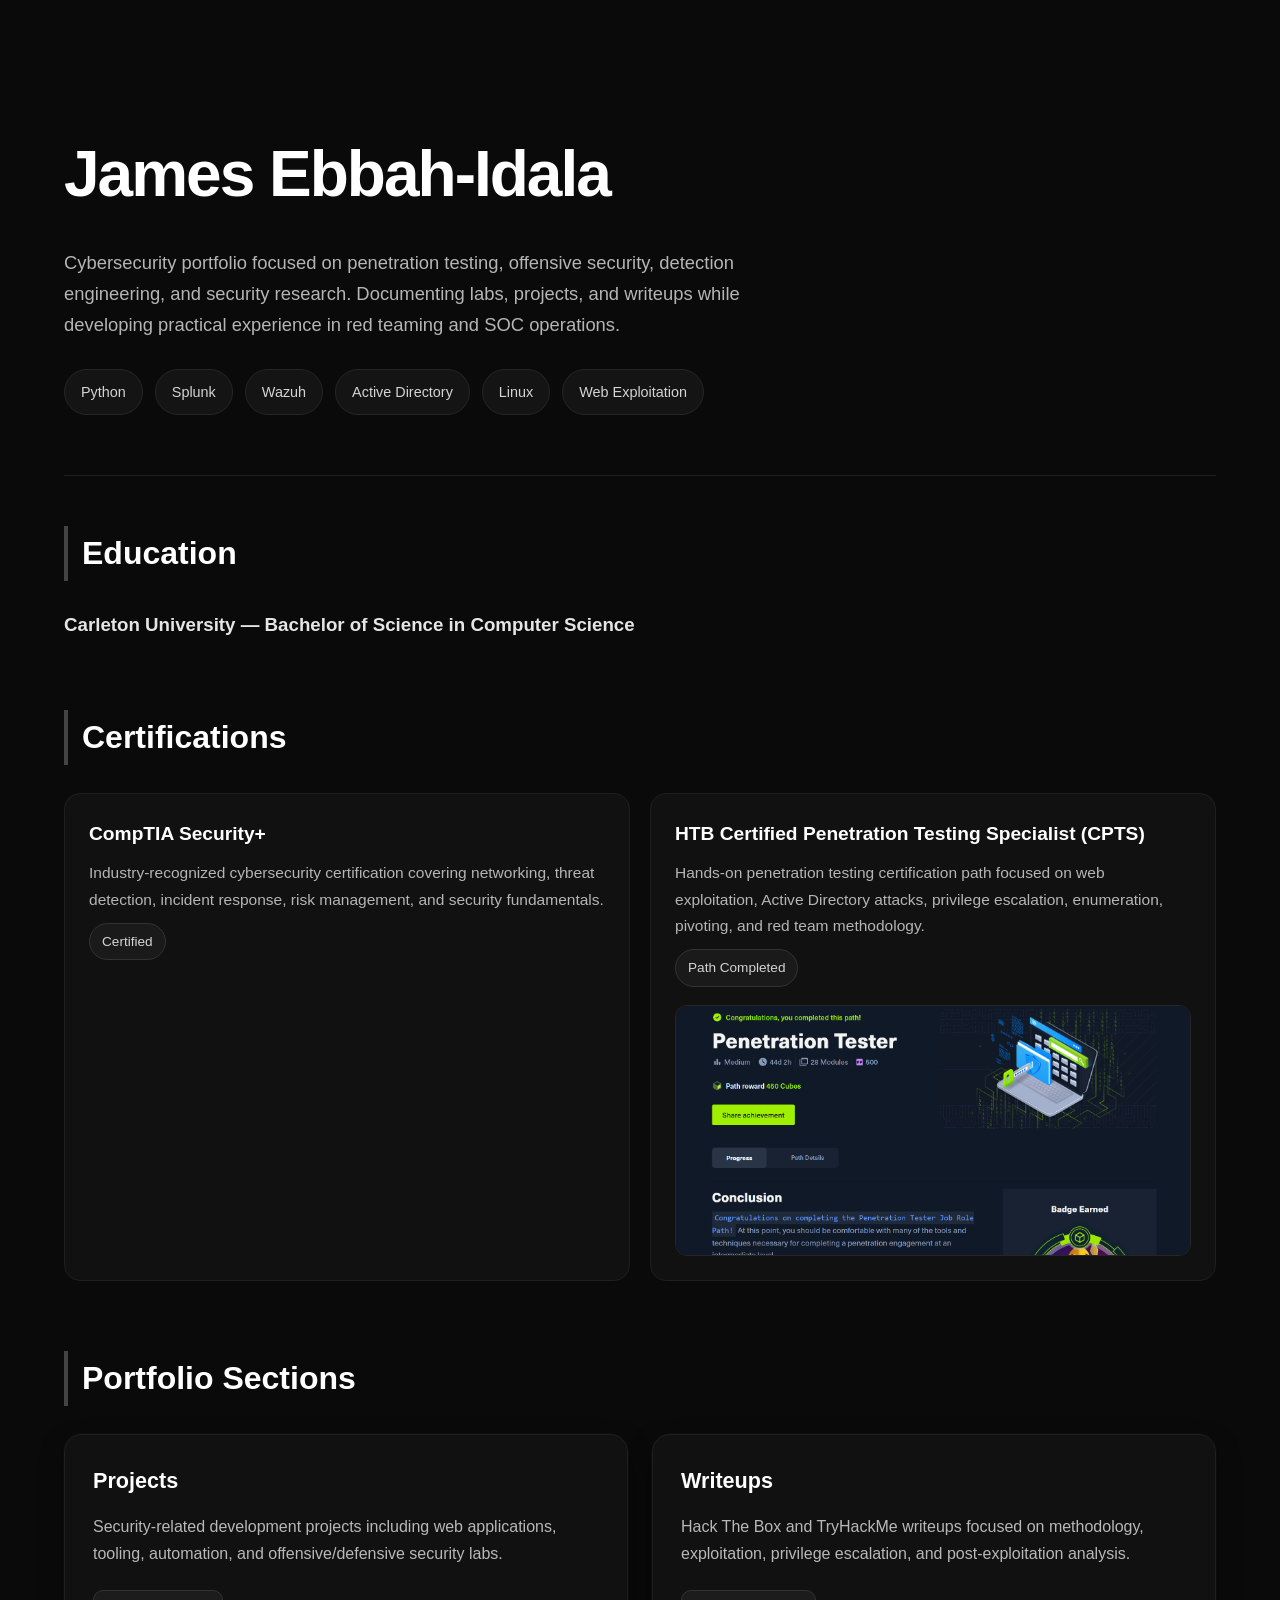
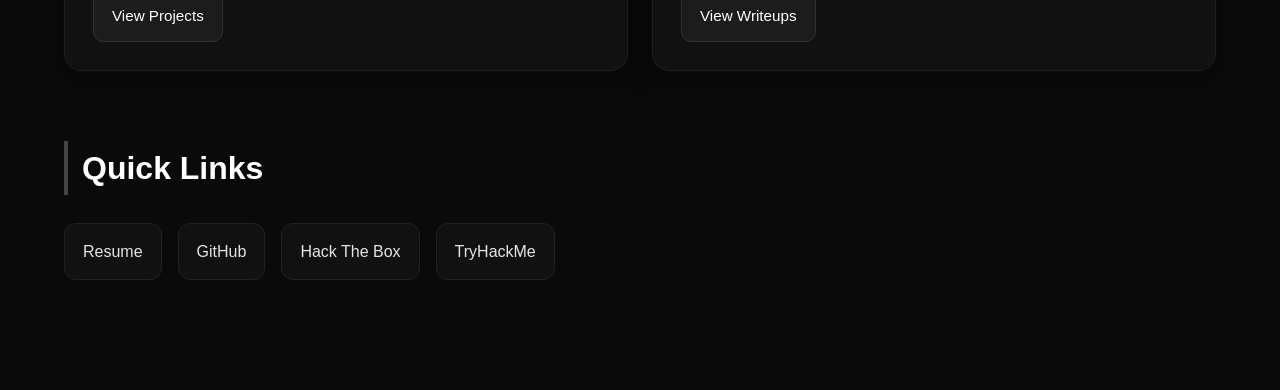
<file: index.html>
<!DOCTYPE html>
<html lang="en">
<head>
  <meta charset="UTF-8" />
  <meta name="viewport" content="width=device-width, initial-scale=1.0"/>

  <title>James Ebbah-Idala | Cybersecurity Portfolio</title>

  <style>

    *{
      margin:0;
      padding:0;
      box-sizing:border-box;
    }

    html{
      scroll-behavior:smooth;
    }

    body{
      background:#0a0a0a;
      color:#e5e5e5;
      font-family:Arial, Helvetica, sans-serif;
      line-height:1.7;
      padding:40px 24px;
      max-width:1200px;
      margin:auto;
    }

    a{
      text-decoration:none;
      color:inherit;
    }

    /* =========================
       HERO
    ========================= */

    .hero{
      padding:80px 0 60px;
      border-bottom:1px solid #1f1f1f;
      margin-bottom:50px;
    }

    .hero h1{
      font-size:4rem;
      color:#ffffff;
      margin-bottom:18px;
      letter-spacing:-2px;
    }

    .hero p{
      max-width:750px;
      color:#b5b5b5;
      font-size:1.15rem;
    }

    .hero-tags{
      display:flex;
      flex-wrap:wrap;
      gap:12px;
      margin-top:28px;
    }

    .tag{
      background:#141414;
      border:1px solid #262626;
      padding:10px 16px;
      border-radius:999px;
      font-size:0.9rem;
      color:#d4d4d4;
    }

    /* =========================
       SECTION TITLES
    ========================= */

    .section-title{
      font-size:2rem;
      margin-bottom:28px;
      color:#ffffff;
      border-left:4px solid #444;
      padding-left:14px;
    }

    section{
      margin-bottom:70px;
    }

    /* =========================
       GRID
    ========================= */

    .grid{
      display:grid;
      grid-template-columns:repeat(auto-fit, minmax(300px,1fr));
      gap:24px;
    }

    /* =========================
       CARD
    ========================= */

    .card{
      background:#111111;
      border:1px solid #1f1f1f;
      border-radius:18px;
      padding:28px;
      transition:0.25s ease;
      box-shadow:
        0 10px 25px rgba(0,0,0,0.35),
        0 0 0 1px rgba(255,255,255,0.02);
    }

    .card:hover{
      transform:translateY(-4px);
      border-color:#3a3a3a;
    }

    .card h3{
      color:#ffffff;
      margin-bottom:14px;
      font-size:1.35rem;
    }

    .card p{
      color:#b8b8b8;
      margin-bottom:22px;
    }

    .card-button{
      display:inline-block;
      background:#1c1c1c;
      border:1px solid #333;
      color:#ffffff;
      padding:12px 18px;
      border-radius:10px;
      transition:0.2s ease;
      font-size:0.95rem;
    }

    .card-button:hover{
      background:#262626;
      border-color:#555;
    }

    /* =========================
       CERTIFICATIONS
    ========================= */

    .certifications{
      display:grid;
      grid-template-columns:repeat(auto-fit, minmax(260px,1fr));
      gap:20px;
    }

    .cert-card{
      background:#111111;
      border:1px solid #1f1f1f;
      border-radius:16px;
      padding:24px;
      transition:0.25s ease;
    }

    .cert-card:hover{
      border-color:#3a3a3a;
      transform:translateY(-3px);
    }

    .cert-title{
      font-size:1.2rem;
      color:#ffffff;
      margin-bottom:10px;
    }

    .cert-status{
      display:inline-block;
      margin-top:10px;
      background:#1a1a1a;
      border:1px solid #333;
      color:#d4d4d4;
      padding:6px 12px;
      border-radius:999px;
      font-size:0.85rem;
    }

    .cert-description{
      color:#b5b5b5;
      font-size:0.97rem;
    }

    .cert-progress{
      display:block;
      width:100%;
      margin-top:18px;
      border:1px solid #262626;
      border-radius:12px;
    }

    /* =========================
       QUICK LINKS
    ========================= */

    .quick-links{
      display:flex;
      flex-wrap:wrap;
      gap:16px;
      margin-top:24px;
    }

    .quick-link{
      background:#111111;
      border:1px solid #222;
      padding:14px 18px;
      border-radius:12px;
      transition:0.2s ease;
    }

    .quick-link:hover{
      background:#1a1a1a;
      border-color:#444;
    }

    /* =========================
       FOOTER
    ========================= */

    footer{
      margin-top:80px;
      padding-top:30px;
      border-top:1px solid #1f1f1f;
      color:#777;
      text-align:center;
      font-size:0.95rem;
    }

    /* =========================
       SCROLLBAR
    ========================= */

    ::-webkit-scrollbar{
      width:10px;
    }

    ::-webkit-scrollbar-track{
      background:#0a0a0a;
    }

    ::-webkit-scrollbar-thumb{
      background:#2d2d2d;
      border-radius:10px;
    }

    ::-webkit-scrollbar-thumb:hover{
      background:#444;
    }

    /* =========================
       RESPONSIVE
    ========================= */

    @media(max-width:768px){

      body{
        padding:24px 18px;
      }

      .hero h1{
        font-size:2.7rem;
      }

      .section-title{
        font-size:1.6rem;
      }

    }

  </style>
</head>

<body>

  <!-- HERO -->

  <section class="hero">

    <h1>James Ebbah-Idala</h1>

    <p>
      Cybersecurity portfolio focused on penetration testing,
      offensive security, detection engineering, and security research.
      Documenting labs, projects, and writeups while developing practical
      experience in red teaming and SOC operations.
    </p>

    <div class="hero-tags">
      <span class="tag">Python</span>
      <span class="tag">Splunk</span>
      <span class="tag">Wazuh</span>
      <span class="tag">Active Directory</span>
      <span class="tag">Linux</span>
      <span class="tag">Web Exploitation</span>
    </div>

  </section>
  <section>
   <h2 class="section-title">Education</h2>
    <h3>
      Carleton University — Bachelor of Science in Computer Science
    </h3>


  </section>

  <!-- CERTIFICATIONS -->

  <section>

    <h2 class="section-title">Certifications</h2>

    <div class="certifications">

      <div class="cert-card">

        <h3 class="cert-title">CompTIA Security+</h3>

        <p class="cert-description">
          Industry-recognized cybersecurity certification covering
          networking, threat detection, incident response,
          risk management, and security fundamentals.
        </p>

        <span class="cert-status">
          Certified
        </span>

      </div>

      <div class="cert-card">

        <h3 class="cert-title">HTB Certified Penetration Testing Specialist (CPTS)</h3>

        <p class="cert-description">
          Hands-on penetration testing certification path focused on
          web exploitation, Active Directory attacks, privilege escalation,
          enumeration, pivoting, and red team methodology.
        </p>

        <span class="cert-status">
          Path Completed
        </span>

        <img class="cert-progress"
             src="assets/CPTS_Progress.png"
             alt="HTB Academy CPTS path completed"/>

      </div>

    </div>

  </section>

  <!-- MAIN SECTIONS -->

  <section>

    <h2 class="section-title">Portfolio Sections</h2>

    <div class="grid">

      <!-- PROJECTS -->

      <div class="card">

        <h3>Projects</h3>

        <p>
          Security-related development projects including web applications,
          tooling, automation, and offensive/defensive security labs.
        </p>

        <a class="card-button" href="https://james058.github.io/projects/password-manager.html">
          View Projects
        </a>

      </div>

      <!-- WRITEUPS -->

      <div class="card">

        <h3>Writeups</h3>

        <p>
          Hack The Box and TryHackMe writeups focused on methodology,
          exploitation, privilege escalation, and post-exploitation analysis.
        </p>

        <a class="card-button" href="./writeups/index.html">
          View Writeups
        </a>

      </div>

    </div>

  </section>

  <!-- QUICK LINKS -->

  <section>

    <h2 class="section-title">Quick Links</h2>

    <div class="quick-links">
      <a class="quick-link"
         href="./resume.pdf">
        Resume
      </a>

      <a class="quick-link"
         href="https://github.com/james058">
        GitHub
      </a>

      <a class="quick-link"
         href="https://profile.hackthebox.com/profile/019cf3ef-b1ab-7083-a266-7bb86a1c0afa">
        Hack The Box
      </a>

      <a class="quick-link"
         href="https://tryhackme.com/p/james058">
        TryHackMe
      </a>

    </div>

  </section>

</body>
</html>
</file>
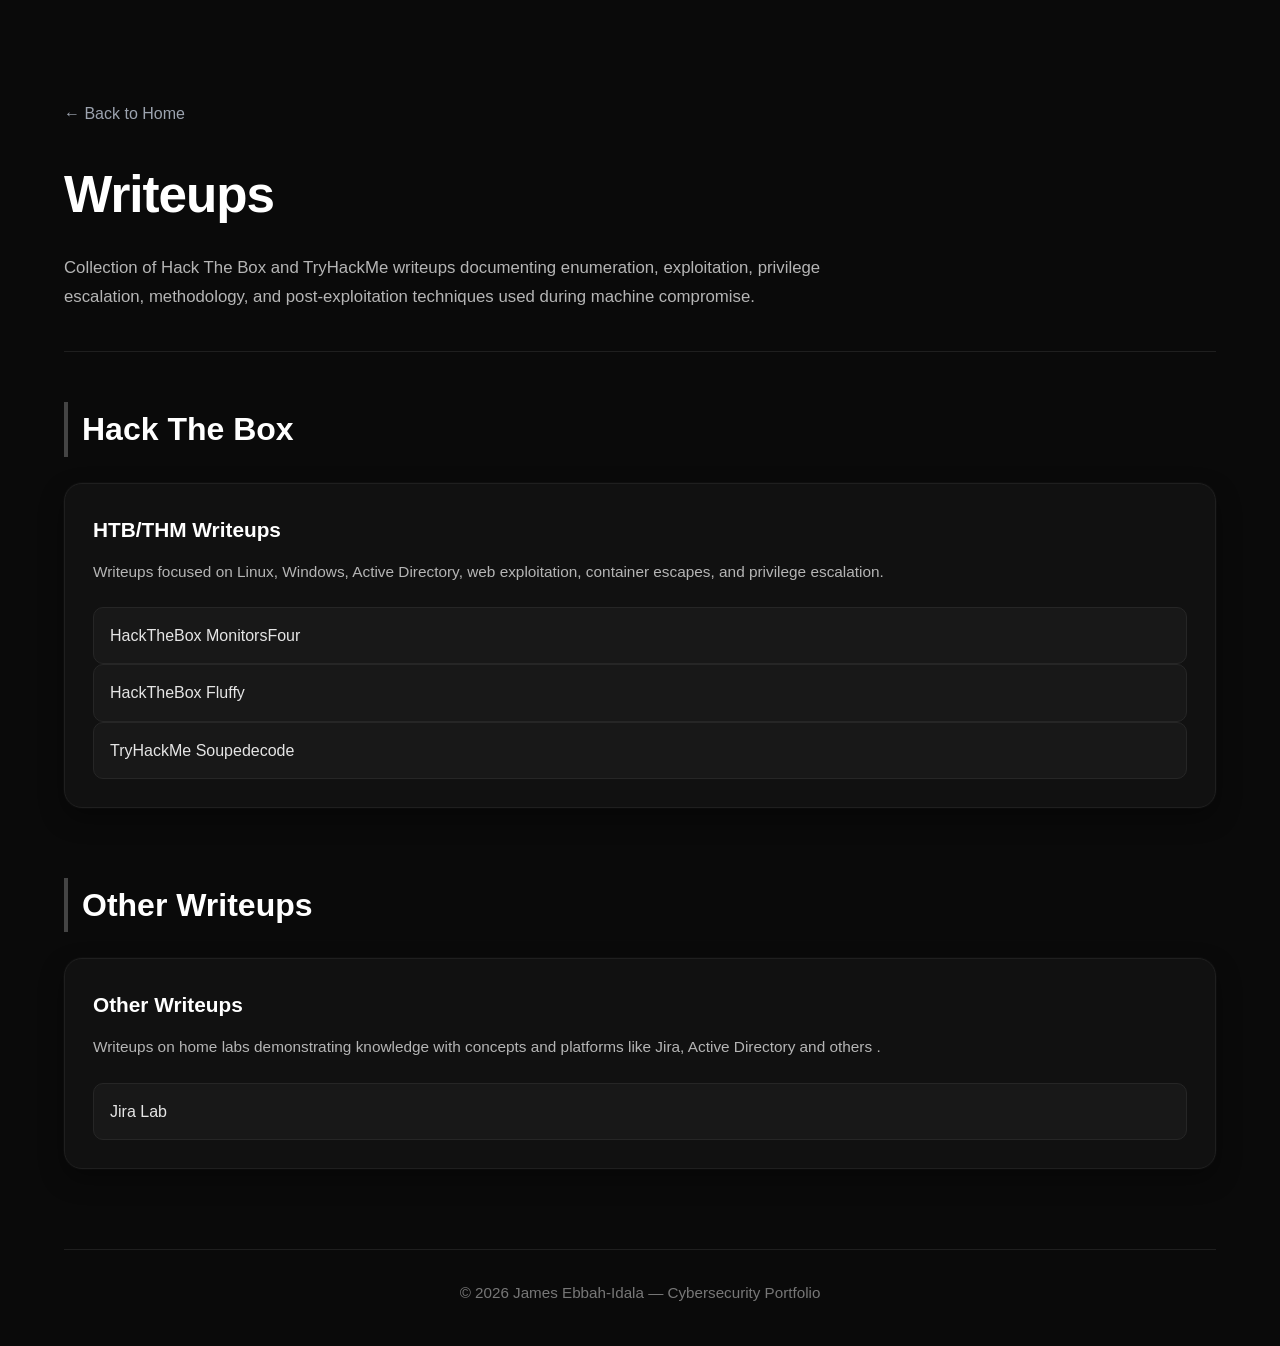
<file: writeups/index.html>
<!DOCTYPE html>
<html lang="en">
<head>
  <meta charset="UTF-8" />
  <meta name="viewport" content="width=device-width, initial-scale=1.0"/>

  <title>Writeups | James Ebbah-Idala</title>

  <style>

    *{
      margin:0;
      padding:0;
      box-sizing:border-box;
    }

    body{
      background:#0a0a0a;
      color:#e5e5e5;
      font-family:Arial, Helvetica, sans-serif;
      line-height:1.7;
      padding:40px 24px;
      max-width:1200px;
      margin:auto;
    }

    a{
      text-decoration:none;
      color:inherit;
    }

    /* =========================
       HEADER
    ========================= */

    .header{
      padding:60px 0 40px;
      border-bottom:1px solid #1f1f1f;
      margin-bottom:50px;
    }

    .back-link{
      display:inline-block;
      margin-bottom:24px;
      color:#9ca3af;
      transition:0.2s ease;
    }

    .back-link:hover{
      color:#ffffff;
    }

    .header h1{
      font-size:3.2rem;
      color:#ffffff;
      margin-bottom:16px;
      letter-spacing:-1px;
    }

    .header p{
      max-width:800px;
      color:#b5b5b5;
      font-size:1.05rem;
    }

    /* =========================
       SECTION
    ========================= */

    section{
      margin-bottom:70px;
    }

    .section-title{
      font-size:2rem;
      color:#ffffff;
      margin-bottom:26px;
      border-left:4px solid #444;
      padding-left:14px;
    }

    /* =========================
       WRITEUP GRID
    ========================= */

    .writeup-grid{
      display:grid;
      grid-template-columns:repeat(auto-fit, minmax(300px,1fr));
      gap:24px;
    }

    /* =========================
       CARD
    ========================= */

    .card{
      background:#111111;
      border:1px solid #1f1f1f;
      border-radius:18px;
      padding:28px;
      transition:0.25s ease;
      box-shadow:
        0 10px 25px rgba(0,0,0,0.35),
        0 0 0 1px rgba(255,255,255,0.02);
    }

    .card:hover{
      transform:translateY(-4px);
      border-color:#3a3a3a;
    }

    .card h3{
      color:#ffffff;
      margin-bottom:12px;
      font-size:1.3rem;
    }

    .card p{
      color:#b5b5b5;
      margin-bottom:22px;
      font-size:0.96rem;
    }

    .writeup-links{
      display:flex;
      flex-direction:column;
      gap:14px;
    }

    .writeup-link{
      background:#181818;
      border:1px solid #262626;
      padding:14px 16px;
      border-radius:10px;
      transition:0.2s ease;
      color:#e5e5e5;
    }

    .writeup-link:hover{
      background:#222222;
      border-color:#444;
      transform:translateX(4px);
    }

    /* =========================
       FOOTER
    ========================= */

    footer{
      margin-top:80px;
      padding-top:30px;
      border-top:1px solid #1f1f1f;
      color:#777;
      text-align:center;
      font-size:0.95rem;
    }

    /* =========================
       SCROLLBAR
    ========================= */

    ::-webkit-scrollbar{
      width:10px;
    }

    ::-webkit-scrollbar-track{
      background:#0a0a0a;
    }

    ::-webkit-scrollbar-thumb{
      background:#2d2d2d;
      border-radius:10px;
    }

    ::-webkit-scrollbar-thumb:hover{
      background:#444;
    }

    /* =========================
       RESPONSIVE
    ========================= */

    @media(max-width:768px){

      body{
        padding:24px 18px;
      }

      .header h1{
        font-size:2.4rem;
      }

      .section-title{
        font-size:1.6rem;
      }

    }

  </style>
</head>

<body>

  <!-- HEADER -->

  <header class="header">

    <a class="back-link" href="../index.html">
      ← Back to Home
    </a>

    <h1>Writeups</h1>

    <p>
      Collection of Hack The Box and TryHackMe writeups documenting
      enumeration, exploitation, privilege escalation, methodology,
      and post-exploitation techniques used during machine compromise.
    </p>

  </header>

  <!-- HTB SECTION -->

  <section>

    <h2 class="section-title">Hack The Box</h2>

    <div class="writeup-grid">

      <div class="card">

        <h3>HTB/THM Writeups</h3>

        <p>
          Writeups focused on Linux, Windows, Active Directory,
          web exploitation, container escapes, and privilege escalation.
        </p>

        <div class="writeup-links">

          <a class="writeup-link"
             href="./htb/MonitorsFour.html">
            HackTheBox MonitorsFour
          </a>

        </div>

        <div class="writeup-links">

          <a class="writeup-link"
             href="./htb/Fluffy.html">
            HackTheBox Fluffy
          </a>

        </div>
        
        <div class="writeup-links">

          <a class="writeup-link"
             href="./thm/soupedecode/soupedecode.html">
            TryHackMe Soupedecode
          </a>

        </div>

  </section>

  <!-- THM SECTION -->
   <section>

    <h2 class="section-title">Other Writeups</h2>

    <div class="writeup-grid">

      <div class="card">

        <h3>Other Writeups</h3>

        <p>
          Writeups on home labs demonstrating knowledge with concepts and platforms like Jira, Active Directory and others .
        </p>

        <div class="writeup-links">
           <a class="writeup-link"
             href="./others/Jira_lab.html">
            Jira Lab
          </a>
        </div>

      </div>

    </div>

  </section>

  <!-- FOOTER -->

  <footer>
    © 2026 James Ebbah-Idala — Cybersecurity Portfolio
  </footer>

</body>
</html>
</file>
